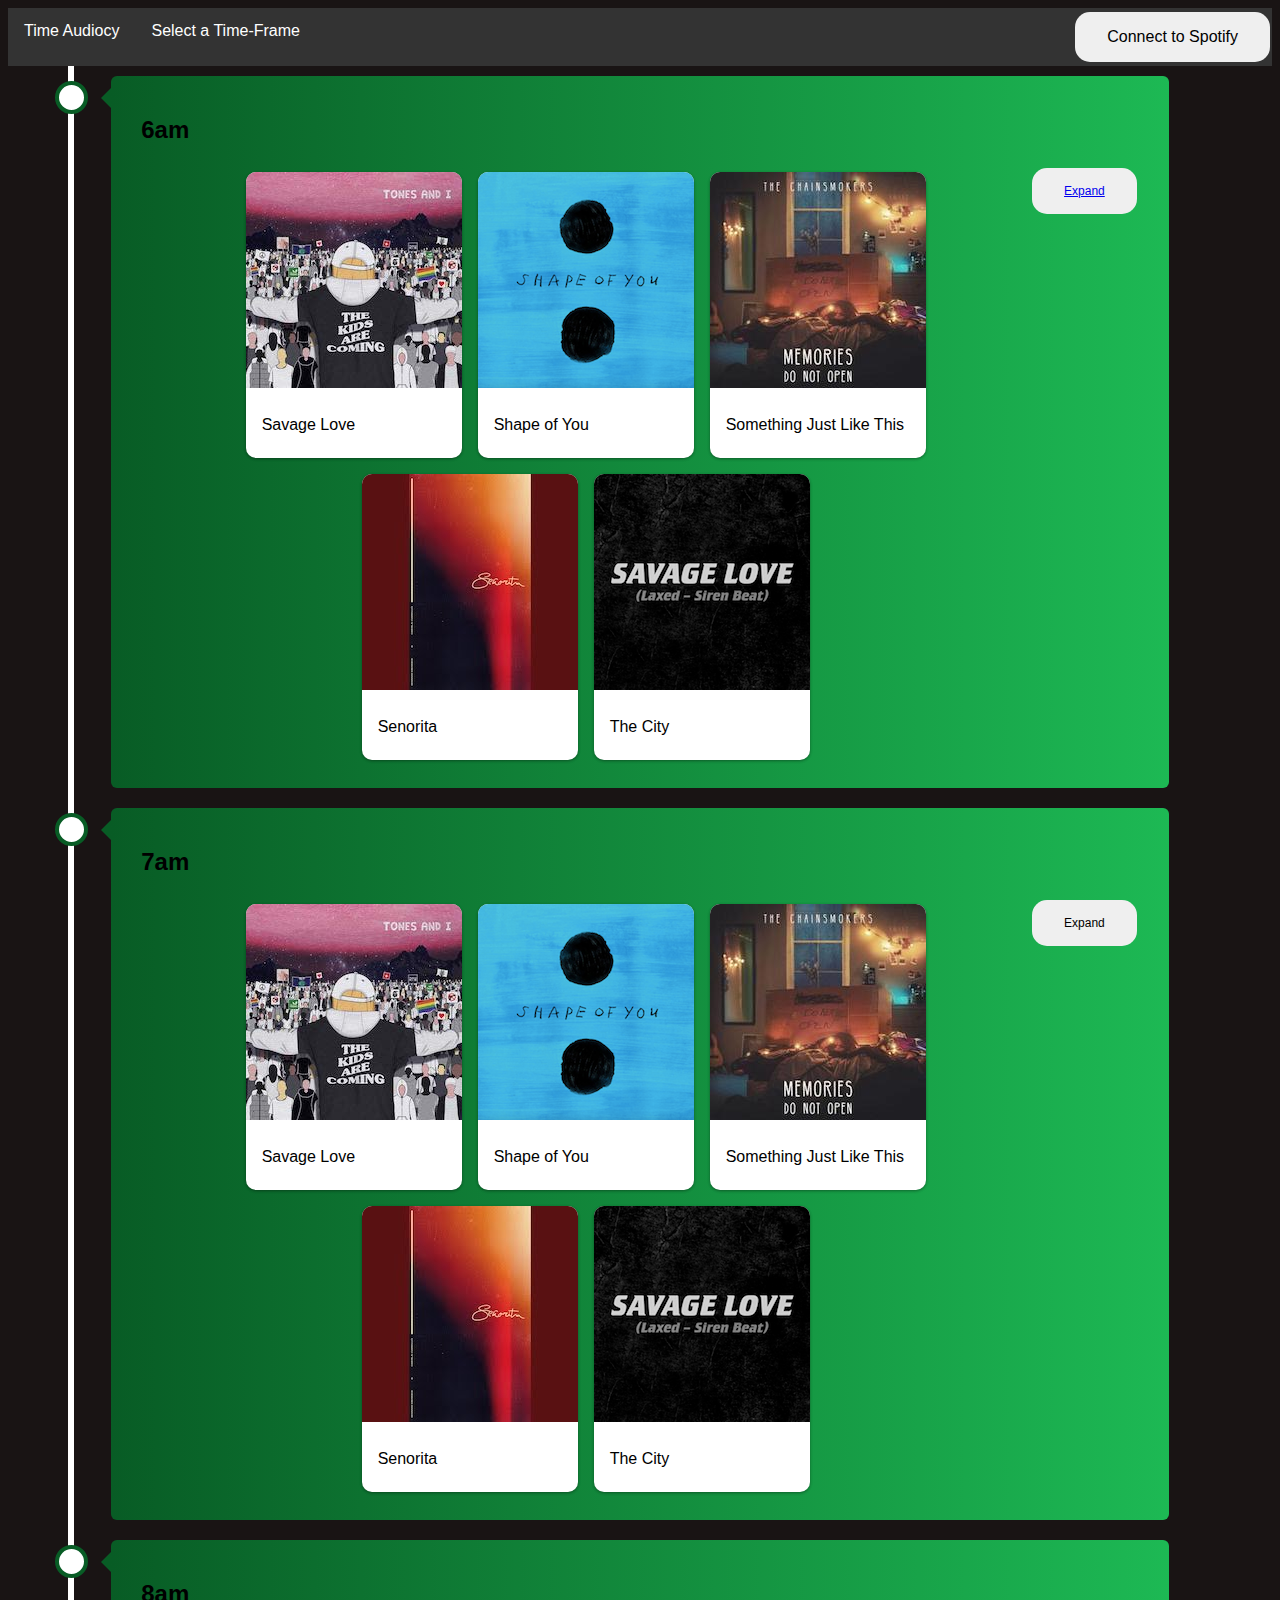
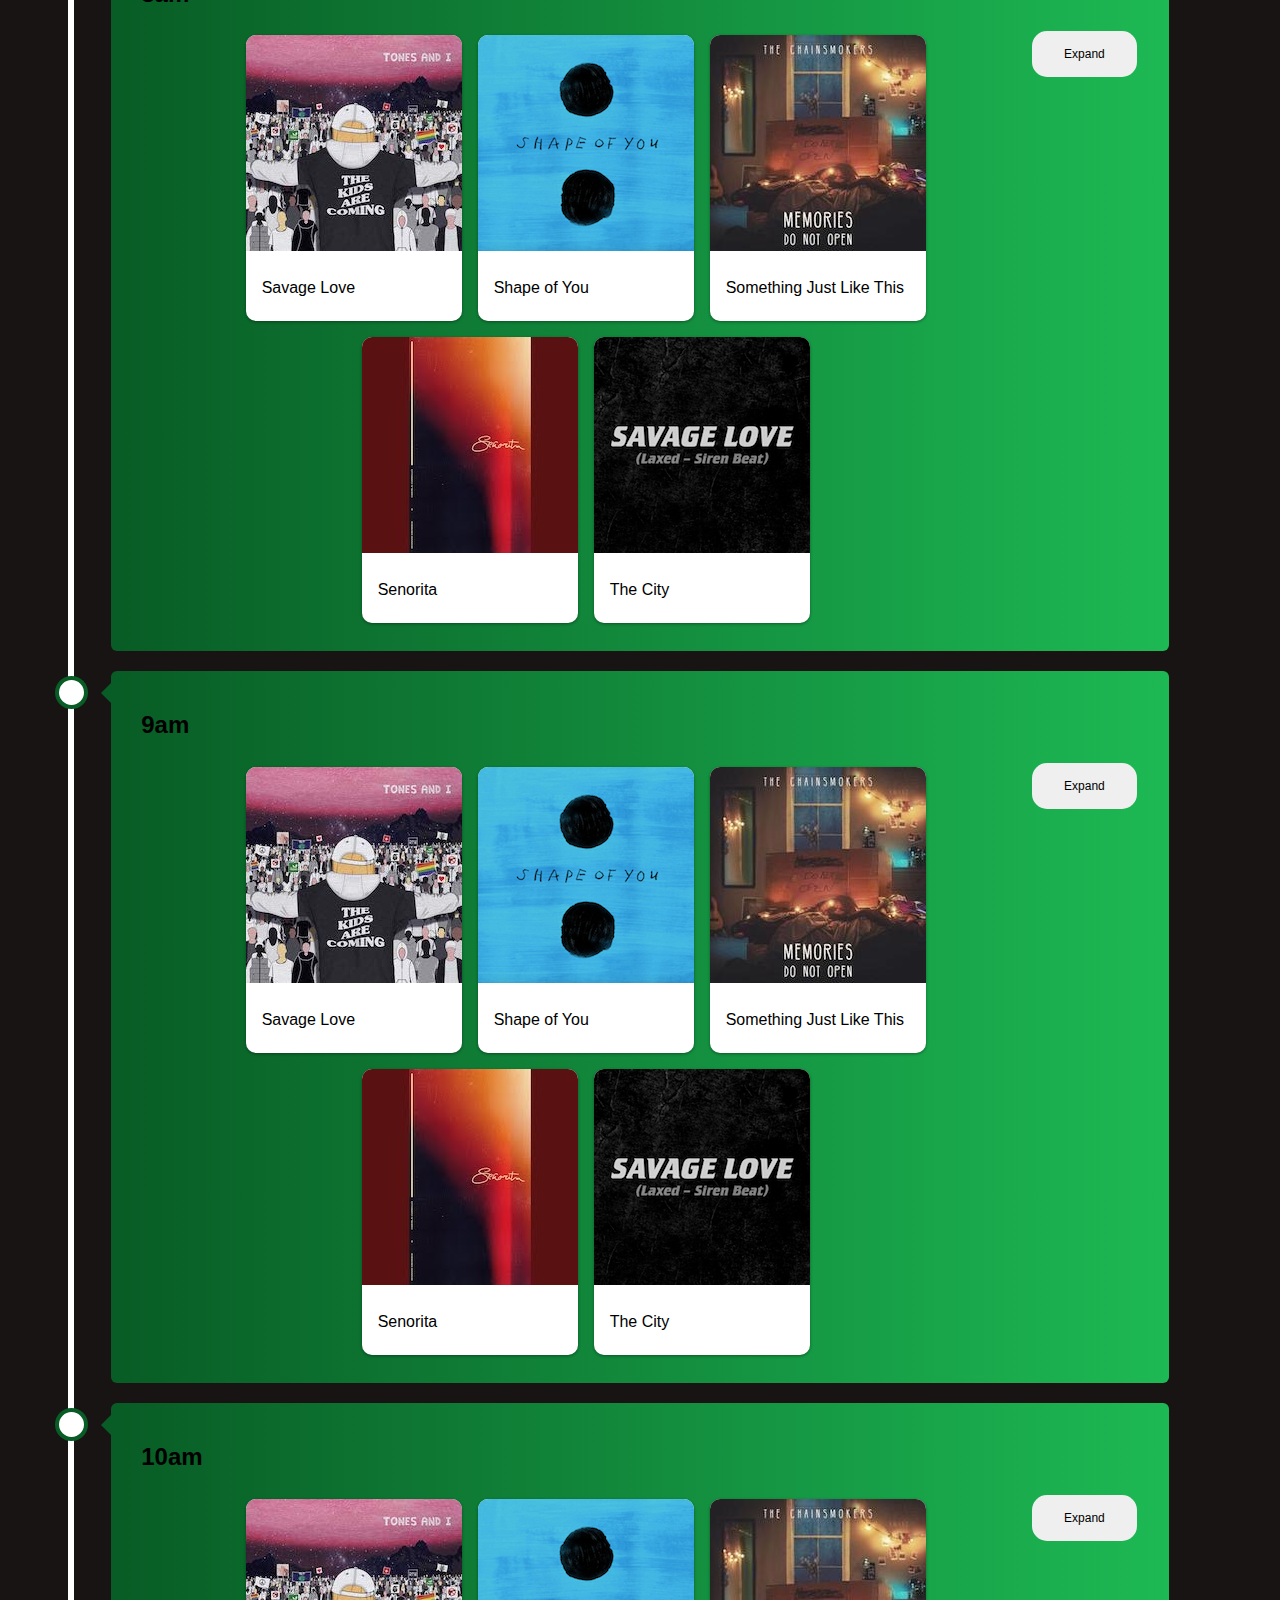
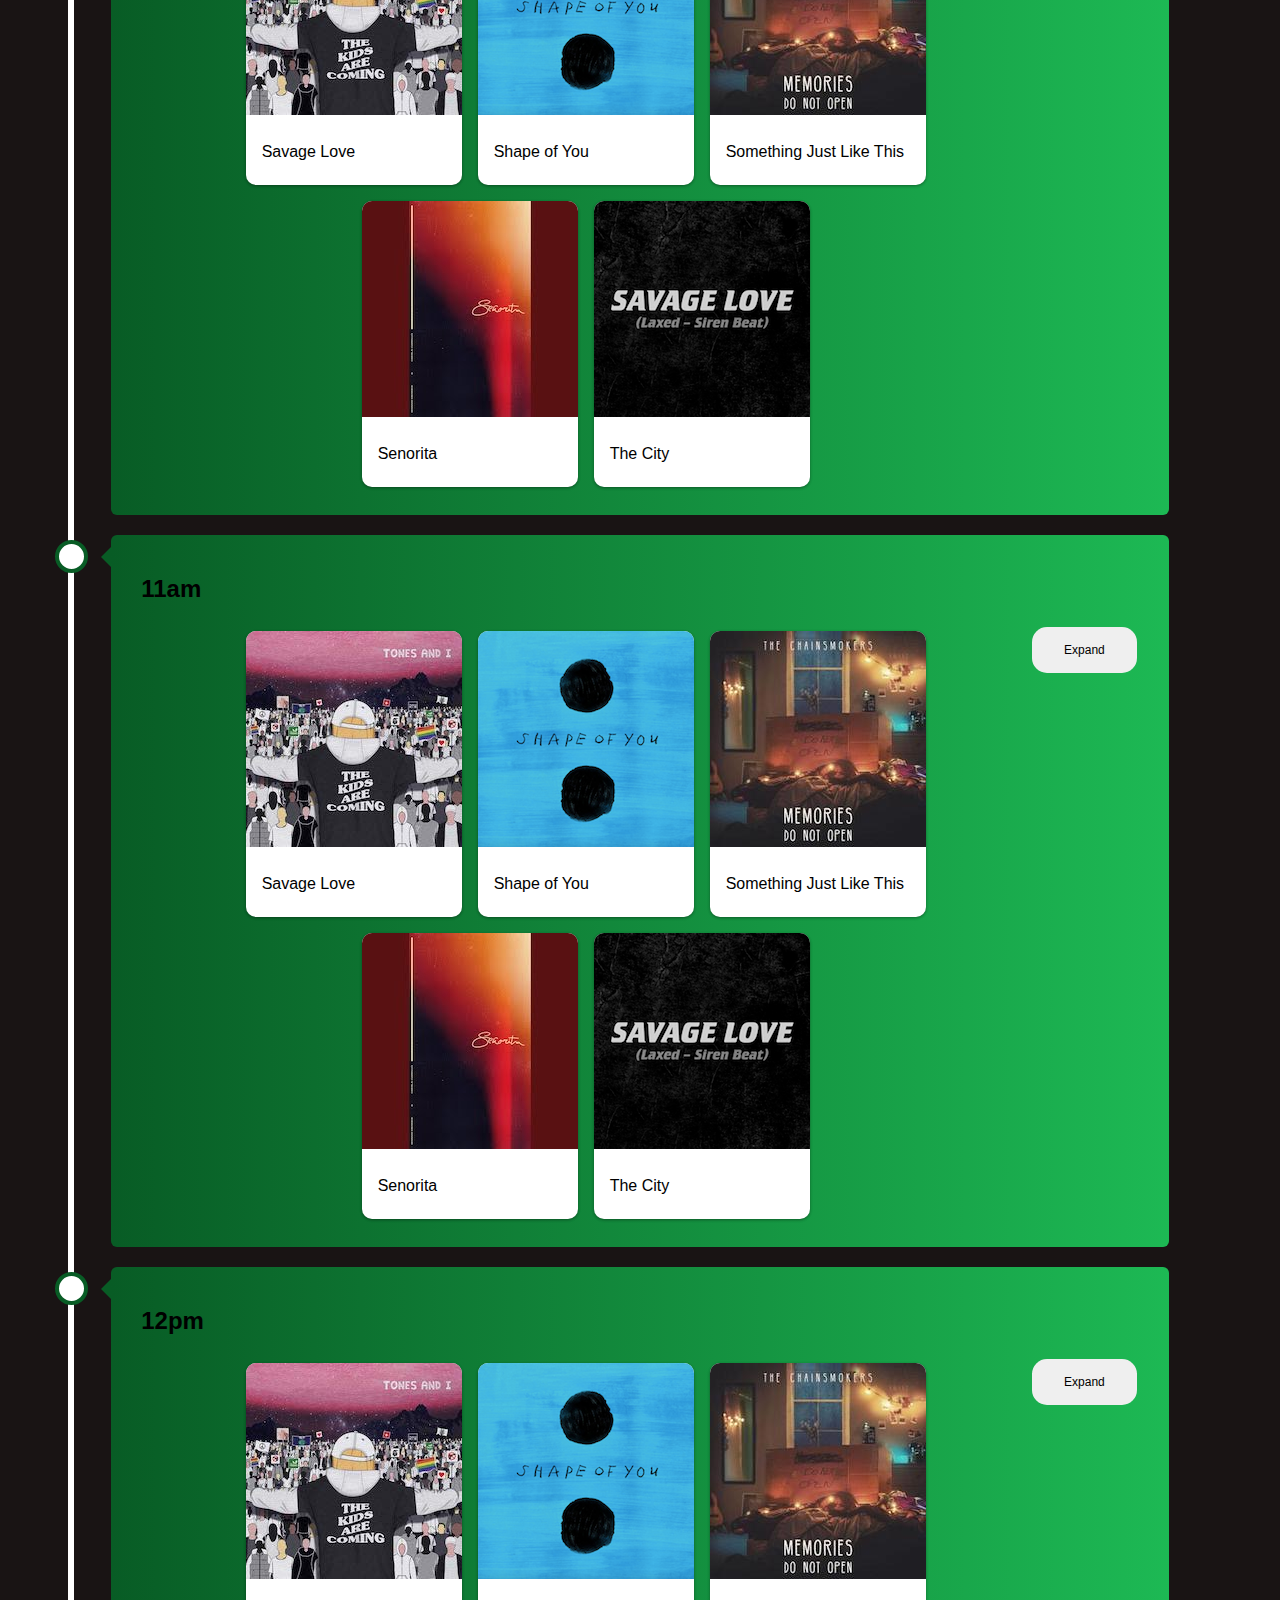
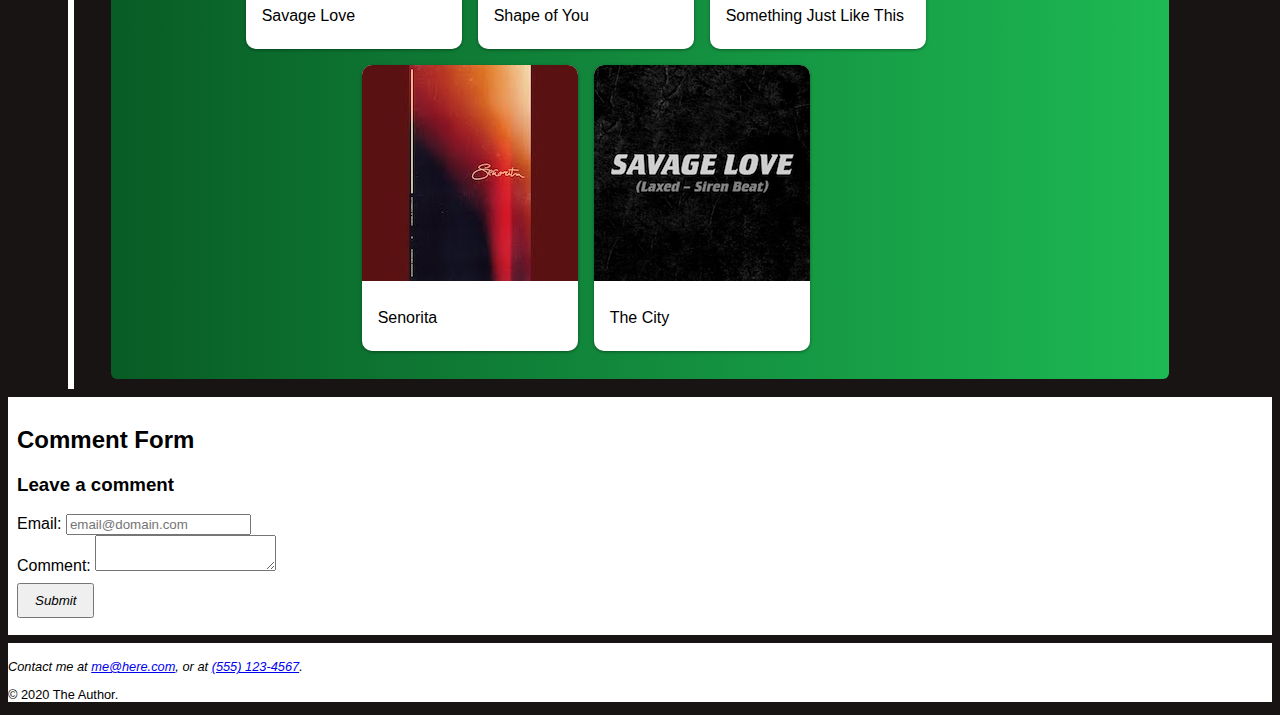
<file: index.html>
<!DOCTYPE html>
<html lang="en">

<head>
    <meta charset="utf-8">
    <meta name="author" content="Mason Green, Joseph Altamira, Siddharth Jayadev">
    <meta name="description" content="Songs you play on Spotify in specific times">
    <title>Time Audiocy</title>
    <link rel="stylesheet" href="css/project_style.css">
</head>

<body>
    <div class="navbar">
        <span><a>Time Audiocy</a></span>
        <span class="dropdown">
          <button class="dropbtn">Select a Time-Frame
            <i class="fa fa-caret-down" aria-label= "Select a time frame"></i>
          </button>
          <div class="dropdown-content">
            <a href="#">Hourly</a>
            <a href="#">Daily</a>
            <a href="#">Weekly</a>
            <a href="#">Monthly</a>
          </div>
        </span>
        <span class="spotify_connect">
            <button class="connect_button">Connect to Spotify</button>
        </span>
    </div>
    <div class="timeline">
        <div class="container right">
            <div class="content">
                <span><h2>6am</h2></span>
                <span class="expand">
                    <button class="expand_button" aria-label="expand button"><a href="index_after.html">Expand</a></button>
                </span>
                <div class="flex-song-container">
                    <div class="songs">
                        <img id="img" src="img/song1.jpg" alt="Image of the Album Cover: Savage Love">
                        <p>Savage Love</p>
                    </div>
                    <div class="songs">
                        <img id="img" src="img/song2.png" alt="Image of the Album Cover: ÷">
                        <p>Shape of You</p>
                    </div>
                    <div class="songs">
                        <img id="img" src="img/song3.jpg" alt="Image of the Album Cover: Memories...Do Not Open">
                        <p>Something Just Like This</p>
                    </div>
                    <div class="songs">
                        <img id="img" src="img/song4.jpg" alt="Image of the Album Cover: Shawn Mendes">
                        <p>Senorita</p>
                    </div>
                    <div class="songs">
                        <img id="img" src="img/song5.png" alt="Image of the Album Cover: The Kids Are Coming">
                        <p>The City</p>
                    </div>
                </div>
            </div>
        </div>
        <div class="container right">
            <div class="content">
                <span><h2>7am</h2></span>
                <span class="expand">
                    <button class="expand_button" aria-label="expand button">Expand</button>
                </span>
                <div class="flex-song-container">
                    <div class="songs">
                        <img id="img" src="img/song1.jpg" alt="Image of the Album Cover: Savage Love">
                        <p>Savage Love</p>
                    </div>
                    <div class="songs">
                        <img id="img" src="img/song2.png" alt="Image of the Album Cover: ÷">
                        <p>Shape of You</p>
                    </div>
                    <div class="songs">
                        <img id="img" src="img/song3.jpg" alt="Image of the Album Cover: Memories...Do Not Open">
                        <p>Something Just Like This</p>
                    </div>
                    <div class="songs">
                        <img id="img" src="img/song4.jpg" alt="Image of the Album Cover: Shawn Mendes">
                        <p>Senorita</p>
                    </div>
                    <div class="songs">
                        <img id="img" src="img/song5.png" alt="Image of the Album Cover: The Kids Are Coming">
                        <p>The City</p>
                    </div>
                </div>
            </div>
        </div>
        <div class="container right">
            <div class="content">
                <span><h2>8am</h2></span>
                <span class="expand">
                    <button class="expand_button" aria-label="expand button">Expand</button>
                </span>
                <div class="flex-song-container">
                    <div class="songs">
                        <img id="img" src="img/song1.jpg" alt="Image of the Album Cover: Savage Love">
                        <p>Savage Love</p>
                    </div>
                    <div class="songs">
                        <img id="img" src="img/song2.png" alt="Image of the Album Cover: ÷">
                        <p>Shape of You</p>
                    </div>
                    <div class="songs">
                        <img id="img" src="img/song3.jpg" alt="Image of the Album Cover: Memories...Do Not Open">
                        <p>Something Just Like This</p>
                    </div>
                    <div class="songs">
                        <img id="img" src="img/song4.jpg" alt="Image of the Album Cover: Shawn Mendes">
                        <p>Senorita</p>
                    </div>
                    <div class="songs">
                        <img id="img" src="img/song5.png" alt="Image of the Album Cover: The Kids Are Coming">
                        <p>The City</p>
                    </div>
                </div>
            </div>
        </div>
        <div class="container right">
            <div class="content">
                <span><h2>9am</h2></span>
                <span class="expand">
                    <button class="expand_button" aria-label="expand button">Expand</button>
                </span>
                <div class="flex-song-container">
                    <div class="songs">
                        <img id="img" src="img/song1.jpg" alt="Image of the Album Cover: Savage Love">
                        <p>Savage Love</p>
                    </div>
                    <div class="songs">
                        <img id="img" src="img/song2.png" alt="Image of the Album Cover: ÷">
                        <p>Shape of You</p>
                    </div>
                    <div class="songs">
                        <img id="img" src="img/song3.jpg" alt="Image of the Album Cover: Memories...Do Not Open">
                        <p>Something Just Like This</p>
                    </div>
                    <div class="songs">
                        <img id="img" src="img/song4.jpg" alt="Image of the Album Cover: Shawn Mendes">
                        <p>Senorita</p>
                    </div>
                    <div class="songs">
                        <img id="img" src="img/song5.png" alt="Image of the Album Cover: The Kids Are Coming">
                        <p>The City</p>
                    </div>
                </div>
            </div>
        </div>
        <div class="container right">
            <div class="content">
                <span><h2>10am</h2></span>
                <span class="expand">
                    <button class="expand_button" aria-label="expand button">Expand</button>
                </span>
                <div class="flex-song-container">
                    <div class="songs">
                        <img id="img" src="img/song1.jpg" alt="Image of the Album Cover: Savage Love">
                        <p>Savage Love</p>
                    </div>
                    <div class="songs">
                        <img id="img" src="img/song2.png" alt="Image of the Album Cover: ÷">
                        <p>Shape of You</p>
                    </div>
                    <div class="songs">
                        <img id="img" src="img/song3.jpg" alt="Image of the Album Cover: Memories...Do Not Open">
                        <p>Something Just Like This</p>
                    </div>
                    <div class="songs">
                        <img id="img" src="img/song4.jpg" alt="Image of the Album Cover: Shawn Mendes">
                        <p>Senorita</p>
                    </div>
                    <div class="songs">
                        <img id="img" src="img/song5.png" alt="Image of the Album Cover: The Kids Are Coming">
                        <p>The City</p>
                    </div>
                </div>
            </div>
        </div>
        <div class="container right">
            <div class="content">
                <span><h2>11am</h2></span>
                <span class="expand">
                    <button class="expand_button" aria-label="expand button">Expand</button>
                </span>
                <div class="flex-song-container">
                    <div class="songs">
                        <img id="img" src="img/song1.jpg" alt="Image of the Album Cover: Savage Love">
                        <p>Savage Love</p>
                    </div>
                    <div class="songs">
                        <img id="img" src="img/song2.png" alt="Image of the Album Cover: ÷">
                        <p>Shape of You</p>
                    </div>
                    <div class="songs">
                        <img id="img" src="img/song3.jpg" alt="Image of the Album Cover: Memories...Do Not Open">
                        <p>Something Just Like This</p>
                    </div>
                    <div class="songs">
                        <img id="img" src="img/song4.jpg" alt="Image of the Album Cover: Shawn Mendes">
                        <p>Senorita</p>
                    </div>
                    <div class="songs">
                        <img id="img" src="img/song5.png" alt="Image of the Album Cover: The Kids Are Coming">
                        <p>The City</p>
                    </div>
                </div>
            </div>
        </div>
        <div class="container right">
            <div class="content">
                <span><h2>12pm</h2></span>
                <span class="expand">
                    <button class="expand_button" aria-label="expand button">Expand</button>
                </span>
                <div class="flex-song-container">
                    <div class="songs">
                        <img id="img" src="img/song1.jpg" alt="Image of the Album Cover: Savage Love">
                        <p>Savage Love</p>
                    </div>
                    <div class="songs">
                        <img id="img" src="img/song2.png" alt="Image of the Album Cover: ÷">
                        <p>Shape of You</p>
                    </div>
                    <div class="songs">
                        <img id="img" src="img/song3.jpg" alt="Image of the Album Cover: Memories...Do Not Open">
                        <p>Something Just Like This</p>
                    </div>
                    <div class="songs">
                        <img id="img" src="img/song4.jpg" alt="Image of the Album Cover: Shawn Mendes">
                        <p>Senorita</p>
                    </div>
                    <div class="songs">
                        <img id="img" src="img/song5.png" alt="Image of the Album Cover: The Kids Are Coming">
                        <p>The City</p>
                    </div>
                </div>
            </div>
        </div>
    </div>
    <div class="comment_form">
        <section>
            <h2>Comment Form</h2>
            <form>
                <h3>
                    Leave a comment
                </h3>
                <div>
                    <label for="email_input">Email: </label><input id="email_input" type="email" name="email" placeholder="email@domain.com">
                </div>
                <div>
                    <label for="comment_field">Comment: </label>
                    <textarea class="form-control" id="comment_field" name="comment"></textarea>
                </div>
                <button type="submit"><i class="fas fa-pencil-alt" aria-label="Submit">Submit</i></button>
            </form>
        </section>
    </div>
    <footer>
        <!-- Author Info -->
        <address>
        Contact me at <a href="mailto:me@here.com">me@here.com</a>, or at <a href="tel:555-123-4567">(555) 123-4567</a>.
      </address>
        <p>&copy; 2020 The Author.</p>
    </footer>
</body>

</html>
</file>
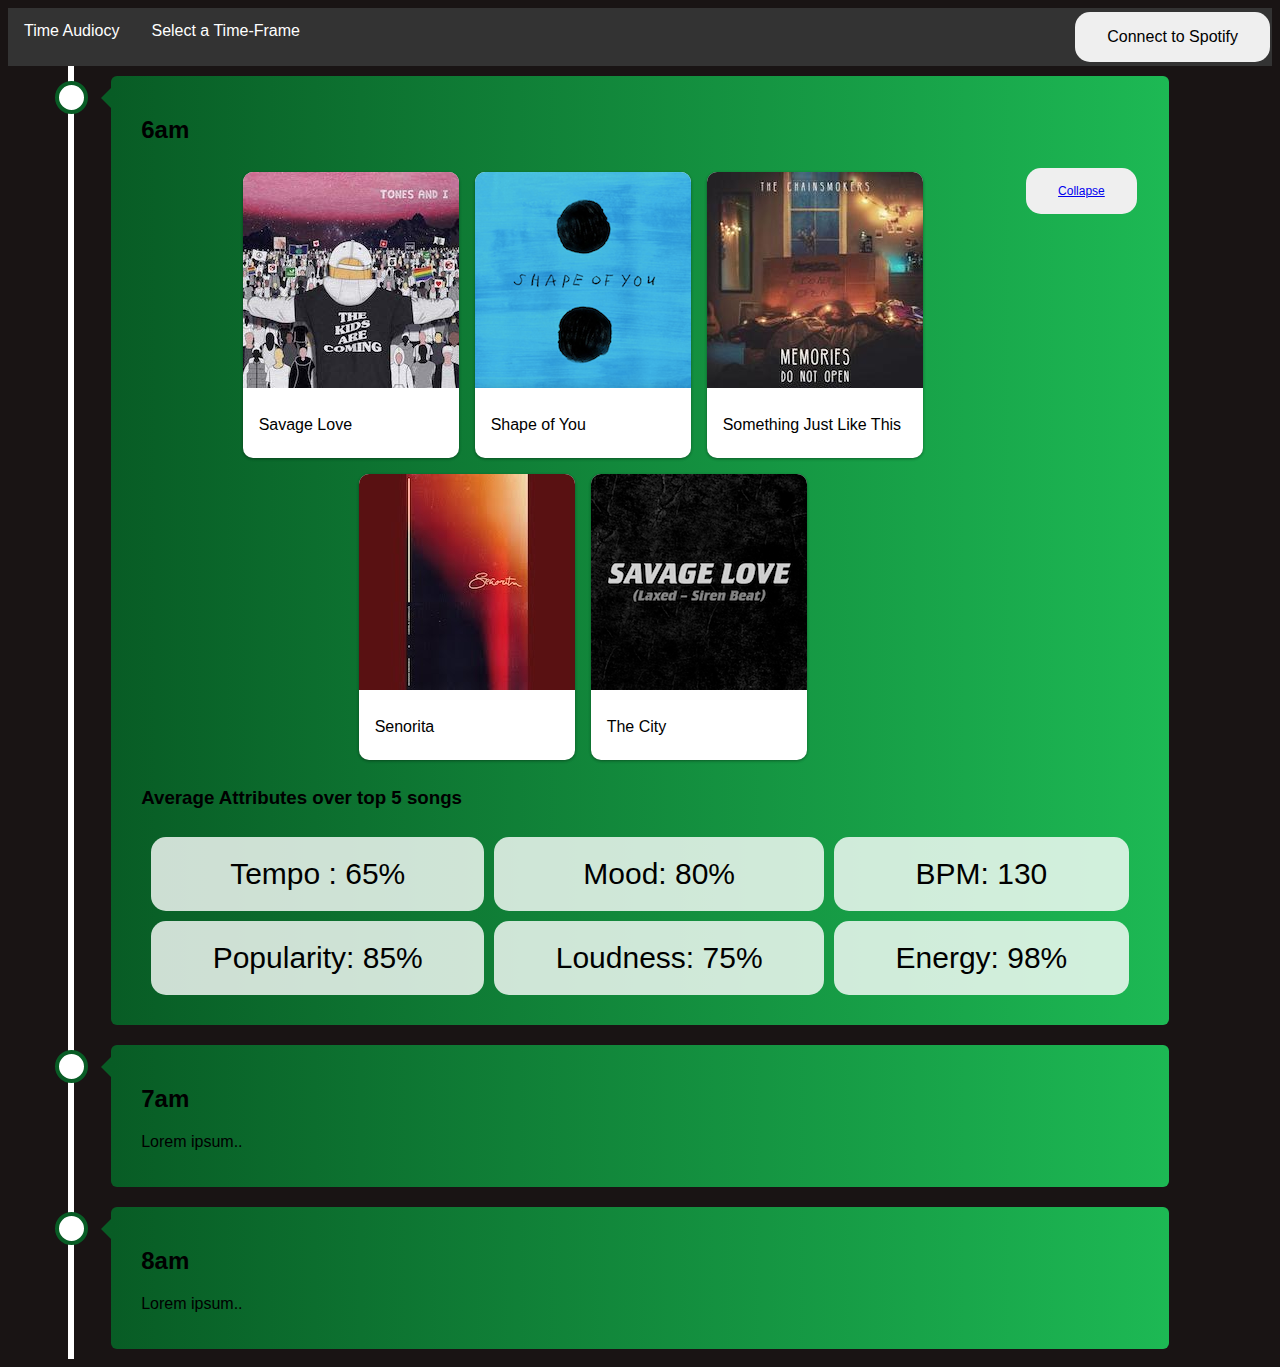
<file: index_after.html>
<!DOCTYPE html>
<html lang="en">

<head>
    <meta charset="utf-8">
    <meta name="author" content="Mason Green, Joseph Altamira, Siddharth Jayadev">
    <meta name="description" content="This page includes our spotify web app data (AFTER)">
    <title>Time Audiocy</title>
    <link rel="stylesheet" href="css/project_style.css">
</head>

<body>
    <div class="navbar">
        <span><a>Time Audiocy</a></span>
        <span class="dropdown">
          <button class="dropbtn">Select a Time-Frame
            <i class="fa fa-caret-down"></i>
          </button>
          <div class="dropdown-content">
            <a href="#">Hourly</a>
            <a href="#">Daily</a>
            <a href="#">Weekly</a>
            <a href="#">Monthly</a>
          </div>
        </span>
        <span class="spotify_connect">
            <button class="connect_button">Connect to Spotify</button>
        </span>
    </div>
    <div class="timeline">
        <div class="container right">
            <div class="content">
                <span><h2>6am</h2></span>
                <span class="expand">
                    <button class="expand_button" aria-label="collapse button"><a href="index.html">Collapse</a></button>
                </span>
                <div class="flex-song-container">
                    <div class="songs">
                        <img id="img" src="img/song1.jpg" alt="Image of the Album Cover: Savage Love">
                        <p>Savage Love</p>
                    </div>
                    <div class="songs">
                        <img id="img" src="img/song2.png" alt="Image of the Album Cover: ÷">
                        <p>Shape of You</p>
                    </div>
                    <div class="songs">
                        <img id="img" src="img/song3.jpg" alt="Image of the Album Cover: Memories...Do Not Open">
                        <p>Something Just Like This</p>
                    </div>
                    <div class="songs">
                        <img id="img" src="img/song4.jpg" alt="Image of the Album Cover: Shawn Mendes">
                        <p>Senorita</p>
                    </div>
                    <div class="songs">
                        <img id="img" src="img/song5.png" alt="Image of the Album Cover: The Kids Are Coming">
                        <p>The City</p>
                    </div>
                </div>
                <h3>Average Attributes over top 5 songs</h3>
                <div class="grid-attributes-container">
                    <div class="item1">Tempo : 65%</div>
                    <div class="item2">Mood: 80%</div>
                    <div class="item3">BPM: 130</div>
                    <div class="item4">Popularity: 85%</div>
                    <div class="item5">Loudness: 75%</div>
                    <div class="item6">Energy: 98%</div>
                </div>
            </div>
        </div>
        <div class="container right">
            <div class="content">
                <span><h2>7am</h2></span>
                <p>Lorem ipsum..</p>
            </div>
        </div>
        <div class="container right">
            <div class="content">
                <span><h2>8am</h2></span>
                <p>Lorem ipsum..</p>
            </div>
        </div>
    </div>
</body>

</html>
</file>
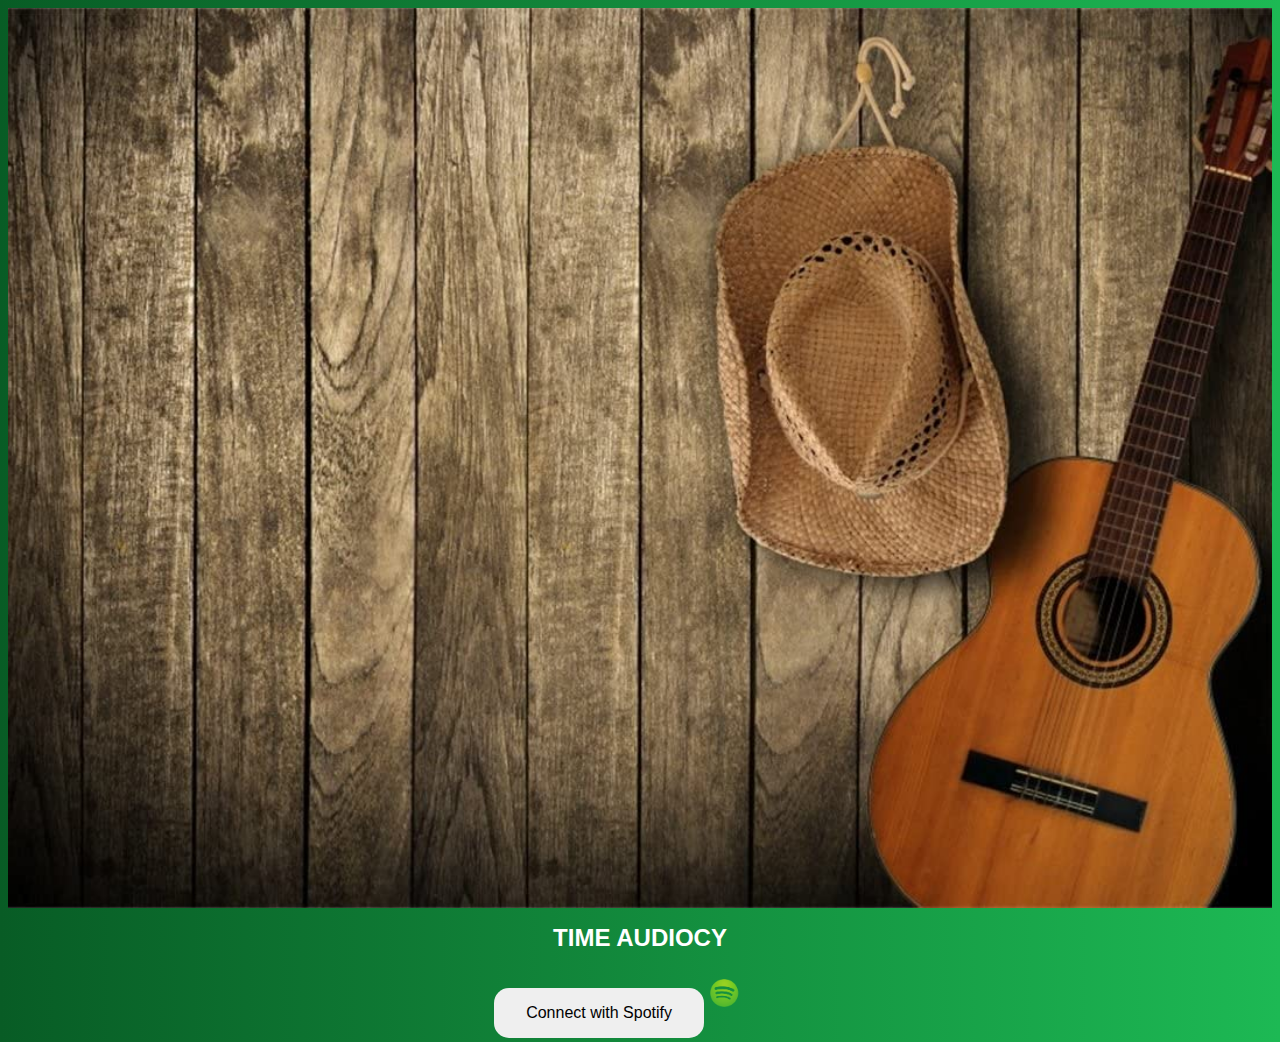
<file: login.html>
<!DOCTYPE html>
<html lang="en">

<head>
    <meta charset="utf-8">
    <meta name="author" content="your name">
    <meta name="description" content="description of your page">
    <meta name="viewport" content="width=device-width, initial-scale=1, shrink-to-fit=no">
    <link rel="stylesheet" href="css/style.css">
    <link rel="icon" type="image/png" href="image/login.png">
    <title>Login Page</title>
</head>

<body>
    <div class='picture'></div>
    <h1>TIME AUDIOCY</h1>
    <div class="login_page">
        <div class="container-login">
            <div class="contents">
                <form class="login_form">
                    <span class="connect_spotify_login">
                    <button type="button" id="connect_spotify">Connect with Spotify</button>
                </span>
                    <img id="img" src="img/Spotify-Logo.png" alt="Spotify logo image">
                </form>
            </div>
        </div>
    </div>
</body>

</html>
</file>
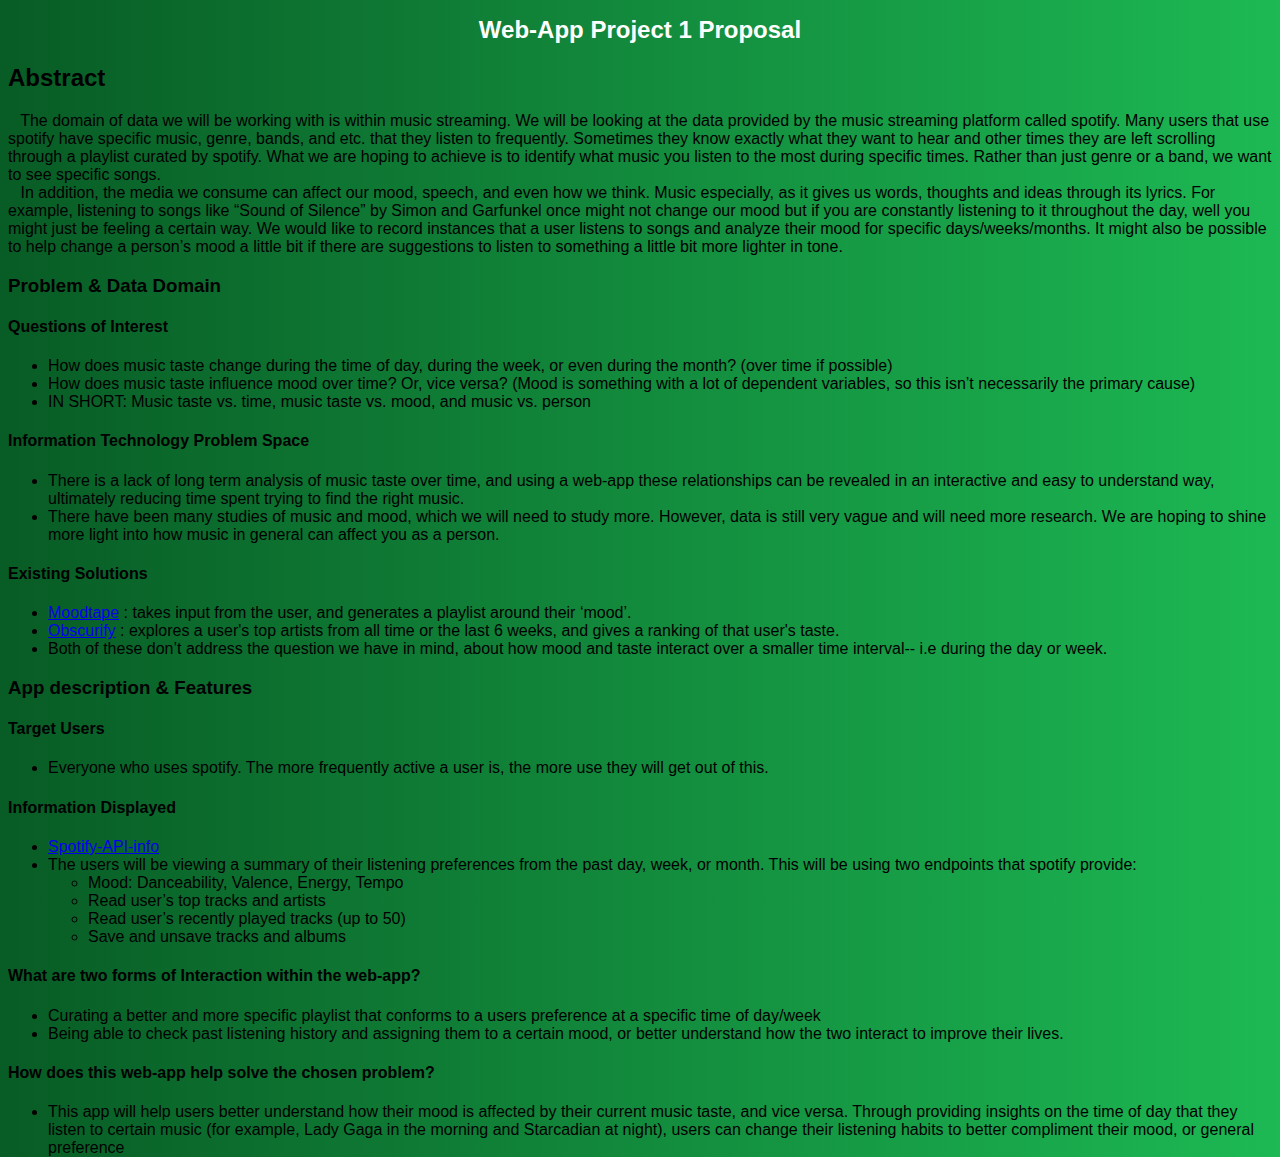
<file: proposal.html>
<!DOCTYPE html>
<html lang="en">
<head>
    <meta charset="utf-8">
    <meta name="Mason and Joseph" content="Mason and Joseph">
    <meta name="Web-page" content="This page contains our project Proposal">
    <title>Web-App Project 1 Proposal</title>
    <link rel="stylesheet" href="css/style.css">  
</head>
<body>
    <h1> Web-App Project 1 Proposal</h1>
    <section>
        <h2>Abstract</h2>
        <p>
            &ensp; The domain of data we will be working with is within music streaming. 
            We will be looking at the data provided by the music streaming platform called spotify.  
            Many users that use spotify have specific music, genre, bands, and etc. that they listen to 
            frequently. Sometimes they know exactly what they want to hear and other times they are left 
            scrolling through a playlist curated by spotify. What we are hoping to achieve is to identify 
            what music you listen to the most during specific times. Rather than just genre or a band, we 
            want to see specific songs.
            <br>
            &ensp; In addition, the media we consume can affect our mood, speech, and even how we think. 
            Music especially, as it gives us words, thoughts and ideas through its lyrics. For example, 
            listening to songs like “Sound of Silence” by Simon and Garfunkel once might not change our 
            mood but if you are constantly listening to it throughout the day, well you might just be 
            feeling a certain way. We would like to record instances that a user listens to songs and 
            analyze their mood for specific days/weeks/months. It might also be possible to help change 
            a person’s mood a little bit if there are suggestions to listen to something a little bit more 
            lighter in tone.
        </p>
    </section>

    <section>
        <h3>Problem & Data Domain</h3>
        <section>
            <h4>Questions of Interest</h4>
                <ul>
                    <li>
                        How does music taste change during the time of day, during the week, or even during the month? (over time if possible) 
                    </li>
                    <li>
                        How does music taste influence mood over time? Or, vice versa? (Mood is something with a lot of dependent variables, 
                        so this isn’t necessarily the primary cause)
                    </li>
                    <li>
                        IN SHORT: Music taste vs. time, music taste vs. mood, and music vs. person
                    </li>
                </ul>
            <h4>Information Technology Problem Space</h4>
                <ul>
                    <li>
                        There is a lack of long term analysis of music taste over time, and using a
                        web-app these relationships can be revealed in an interactive and easy to 
                        understand way, ultimately reducing time spent trying to find the right music.
                    </li>
                    <li>
                        There have been many studies of music and mood, which we will need to study more. 
                        However, data is still very vague and will need more research. We are hoping to
                        shine more light into how music in general can affect you as a person.
                    </li>
                </ul>    
            <h4>Existing Solutions</h4>
                <ul>
                    <li>
                        <a href= "https://medium.com/@mohithsubbarao/moodtape-using-
                        spotify-api-to-create-mood-generated-playlists-6e1244c70892"> Moodtape</a>
                        : takes input from the user, and generates a playlist around their ‘mood’.
                        
                    </li>
                    <li>
                        <a href="https://obscurifymusic.com/login"> Obscurify</a> 
                        : explores a user's top artists from all time or the last 6 weeks, and 
                        gives  a ranking of that user's taste. 
                        
                    </li>
                    <li>
                        Both of these don’t address the question we have in mind, about how mood and taste interact over a smaller time 
                        interval-- i.e during the day or week.
                    </li>
                </ul>    
        </section>
        
    </section>

    <section>
        <h3>App description & Features</h3>
        <h4>Target Users</h4>
            <ul>
                <li>
                    Everyone who uses spotify. The more frequently active a user is, the more use they will get out of this. 
                </li>
            </ul>
        <h4>Information Displayed</h4>
            <ul>
                <li>
                    <a href= "https://developer.spotify.com/discover/"> Spotify-API-info</a>
                </li>
                <li>
                    The users will be viewing a summary of their listening preferences from the past day, week, or month. 
                    This will be using two endpoints that spotify provide:
                    <ul>
                        <li>
                            Mood: Danceability, Valence, Energy, Tempo
                        </li>
                        <li>
                            Read user’s top tracks and artists
                        </li>
                        <li>
                            Read user’s recently played tracks (up to 50)
                        </li>
                        <li>
                            Save and unsave tracks and albums
                        </li>
                    </ul>    
                </li>
            </ul>
        <h4>What are two forms of Interaction within the web-app?</h4>
            <ul>
                <li>
                    Curating a better and more specific playlist that conforms to a users preference at a 
                    specific time of day/week    
                </li>
                <li>
                    Being able to check past listening history and assigning them to a certain mood, 
                    or better understand how the two interact to improve their lives.
                </li>
            </ul>    
        <h4>How does this web-app help solve the chosen problem?</h4>
            <ul>
                <li>
                    This app will help users better understand how their mood is 
                    affected by their current music taste, and vice versa. Through
                        providing insights on the time of day that they listen to certain 
                        music (for example, Lady Gaga in the morning and Starcadian 
                        at night), users can change their listening habits to better 
                        compliment their mood, or general preference
                </li>
            </ul>
    </section>
</body>
</html>
</file>
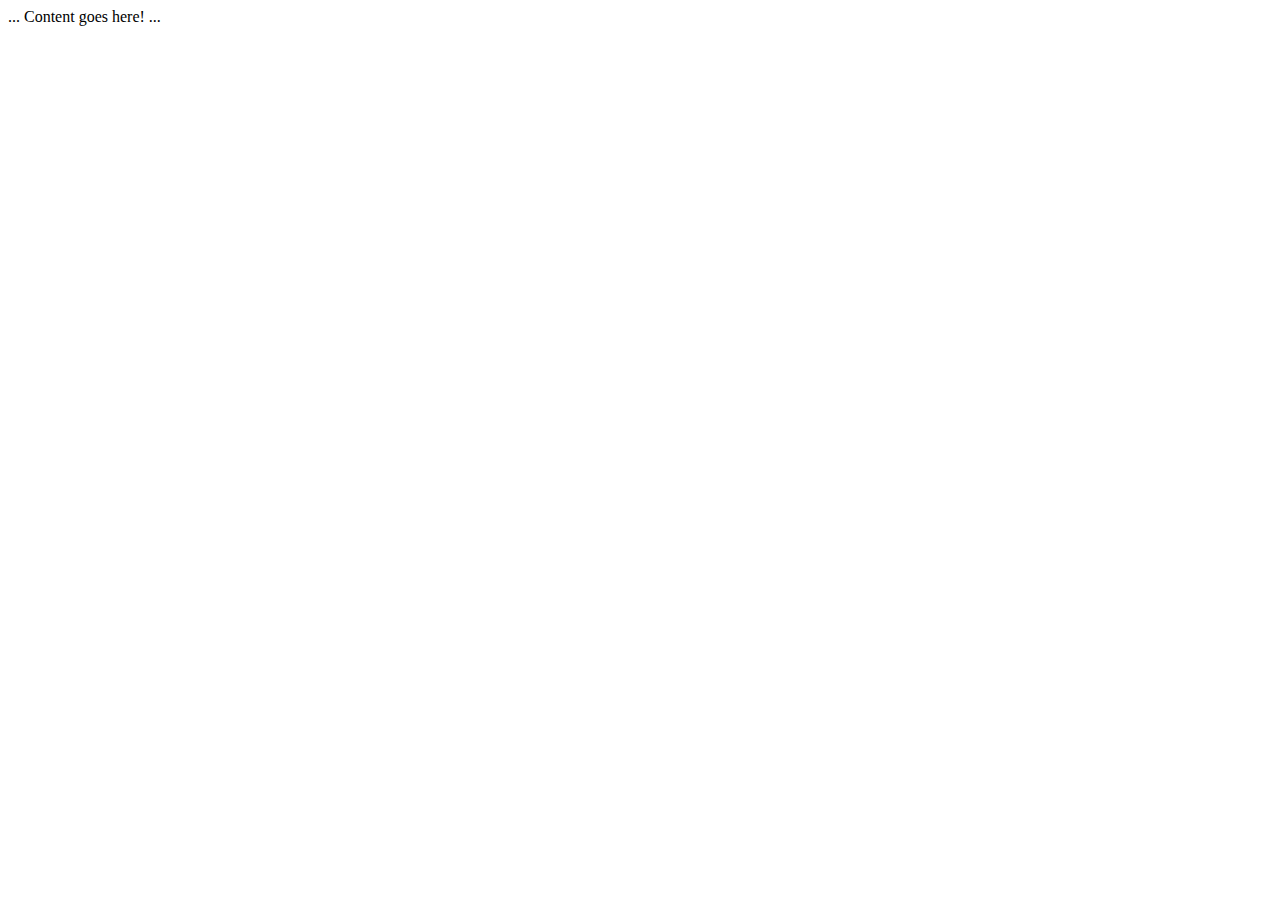
<file: Webprop.html>
<!DOCTYPE html>
<html lang="en">
<head>
    <meta charset="utf-8">
    <meta name="author" content="your name">
    <meta name="description" content="description of your page">
    <title>My Page Title</title>
</head>
<body>
    ...
    Content goes here!
    ...
</body>
</html>
</file>
<file: css/project_style.css>
* {
    box-sizing: border-box;
}


/* Navbar content and information */


/* Navbar container */

.navbar {
    overflow: hidden;
    background-color: #333;
    font-family: Arial;
}


/* Links inside the navbar */

.navbar a {
    float: left;
    font-size: 16px;
    color: white;
    text-align: center;
    padding: 14px 16px;
    text-decoration: none;
}


/* The dropdown container */

.dropdown {
    float: left;
    overflow: hidden;
}


/* Dropdown button */

.dropdown .dropbtn {
    font-size: 16px;
    border: none;
    outline: none;
    color: white;
    padding: 14px 16px;
    background-color: inherit;
    font-family: inherit;
    /* Important for vertical align on mobile phones */
    margin: 0;
    /* Important for vertical align on mobile phones */
}


/* Add a red background color to navbar links on hover */

.navbar a:hover,
.dropdown:hover .dropbtn {
    background-color: #1db954;
}


/* Dropdown content (hidden by default) */

.dropdown-content {
    display: none;
    position: absolute;
    background-color: #f9f9f9;
    min-width: 160px;
    box-shadow: 0px 8px 16px 0px rgba(0, 0, 0, 0.2);
    z-index: 1;
}


/* Links inside the dropdown */

.dropdown-content a {
    float: none;
    color: black;
    padding: 12px 16px;
    text-decoration: none;
    display: block;
    text-align: left;
}


/* Add a grey background color to dropdown links on hover */

.dropdown-content a:hover {
    background-color: #ddd;
}


/* Show the dropdown menu on hover */

.dropdown:hover .dropdown-content {
    display: block;
}

.connect_button {
    border: none;
    color: black;
    padding: 16px 32px;
    text-align: center;
    text-decoration: none;
    display: inline-block;
    font-size: 16px;
    margin: 4px 2px;
    transition-duration: 0.4s;
    cursor: pointer;
    border-radius: 15px;
}

.connect_button:hover {
    background-color: #1db954;
    color: white;
}

.spotify_connect {
    float: right;
}


/* !!!!!!!! Timeline css and content !!!!!!!!!!!!*/


/* Set a background color */

body {
    background-color: #191414;
    font-family: Helvetica, sans-serif;
}


/* The actual timeline (the vertical ruler) */

.timeline {
    position: relative;
    max-width: 1600px;
    margin: 0 auto;
}


/* The actual timeline (the vertical ruler) */

.timeline::after {
    content: '';
    position: absolute;
    width: 6px;
    background-color: #ffffff;
    top: 0;
    bottom: 0;
    left: 5%;
    margin-left: -3px;
}


/* Container around content */

.container {
    padding: 10px 40px;
    position: relative;
    background-color: inherit;
    width: 90%;
}


/* The circles on the timeline */

.container::after {
    content: '';
    position: absolute;
    width: 25px;
    height: 25px;
    right: -17px;
    background-color: #ffffff;
    border: 4px solid #085c25;
    top: 15px;
    border-radius: 50%;
    z-index: 1;
}


/* Place the container to the right */

.right {
    left: 5%;
}


/* Add arrows to the right container (pointing left) */

.right::before {
    content: " ";
    height: 0;
    position: absolute;
    top: 22px;
    width: 0;
    z-index: 1;
    left: 30px;
    border: medium solid #085c25;
    border-width: 10px 10px 10px 0;
    border-color: transparent #085c25 transparent transparent;
}


/* Fix the circle for containers on the right side */

.right::after {
    left: -16px;
}


/* The actual content */

.content {
    padding: 20px 30px;
    background: linear-gradient(90deg, rgba(8, 92, 37, 1) 0%, rgba(29, 185, 84, 1) 100%);
    position: relative;
    border-radius: 6px;
}


/* Media queries - Responsive timeline on screens less than 600px wide */

@media screen and (max-width: 600px) {
    /* Place the timelime to the left */
    .timeline::after {
        left: 31px;
    }
    .timeline {
        background-color: white;
    }
}


/* Form */

.time-posted {
    font-weight: 500;
}

.time {
    font-style: italic;
    font-size: 1.25rem;
}

.header {
    padding: .5rem 0;
}

.comment_form {
    margin: .5rem 0;
    padding: .5rem;
    border: 1px solid rgb(255, 255, 255);
    background-color: white;
}

button {
    margin: .5rem 0;
    padding: .5rem 1rem;
}

footer {
    padding-top: 1rem;
    font-size: 80%;
    background: white;
}


/* EXPAND SECTION */

.flex-song-container {
    display: flex;
    flex-wrap: wrap;
    justify-content: center;
}

.songs {
    flex: 0 0 200px;
    background-color: white;
    margin: .5rem;
    border-radius: 10px;
    box-shadow: 0 1px 3px rgba(0, 0, 0, 0.16), 0 1px 3px rgba(0, 0, 0, 0.23);
}

.songs p {
    padding: .5rem 1rem;
}

.songs img {
    border-radius: 10px 10px 0px 0px;
}

.grid-attributes-container {
    display: grid;
    grid-template-columns: auto auto auto;
    grid-gap: 10px;
    padding: 10px;
}

.grid-attributes-container>div {
    background-color: rgba(255, 255, 255, 0.8);
    text-align: center;
    border-radius: 15px;
    padding: 20px 0;
    font-size: 30px;
}

.expand_button {
    border: none;
    color: black;
    padding: 16px 32px;
    text-align: center;
    text-decoration: none;
    display: inline-block;
    font-size: 12px;
    margin: 4px 2px;
    transition-duration: 0.4s;
    cursor: pointer;
    border-radius: 15px;
}

.expand_button:hover {
    background-color: #016123;
    color: white;
}

.expand {
    float: right;
}
</file>
<file: css/style.css>
* {
    box-sizing: border-box;
}

html {
    height: 100%;
    margin: 0;
}

body {
    background: linear-gradient(90deg, rgba(8, 92, 37, 1) 0%, rgba(29, 185, 84, 1) 100%);
    font-family: Helvetica, sans-serif;
    height: 100%;
}

.picture {
    background-image: url("img/music.jpg");
    height: 100%;
    background-position: center;
    background-repeat: no-repeat;
    background-size: cover;
    flex: 0 0 auto;
}

h1 {
    text-align: center;
    font-size: x-large;
    color: white;
}

.login_form button {
    border: none;
    color: black;
    padding: 16px 32px;
    text-align: center;
    text-decoration: none;
    display: inline-block;
    font-size: 16px;
    margin: 4px 2px;
    transition-duration: 0.4s;
    cursor: pointer;
    border-radius: 15px;
}

.login_form button:hover {
    background-color: #1db954;
    color: white;
}

.login_form img {
    height: 50px;
    width: 90px;
}

.container-login {
    width: 101%;
    display: flex;
    flex-wrap: wrap;
    justify-content: center;
}

.contents {
    flex: 0 0 auto;
}
</file>
